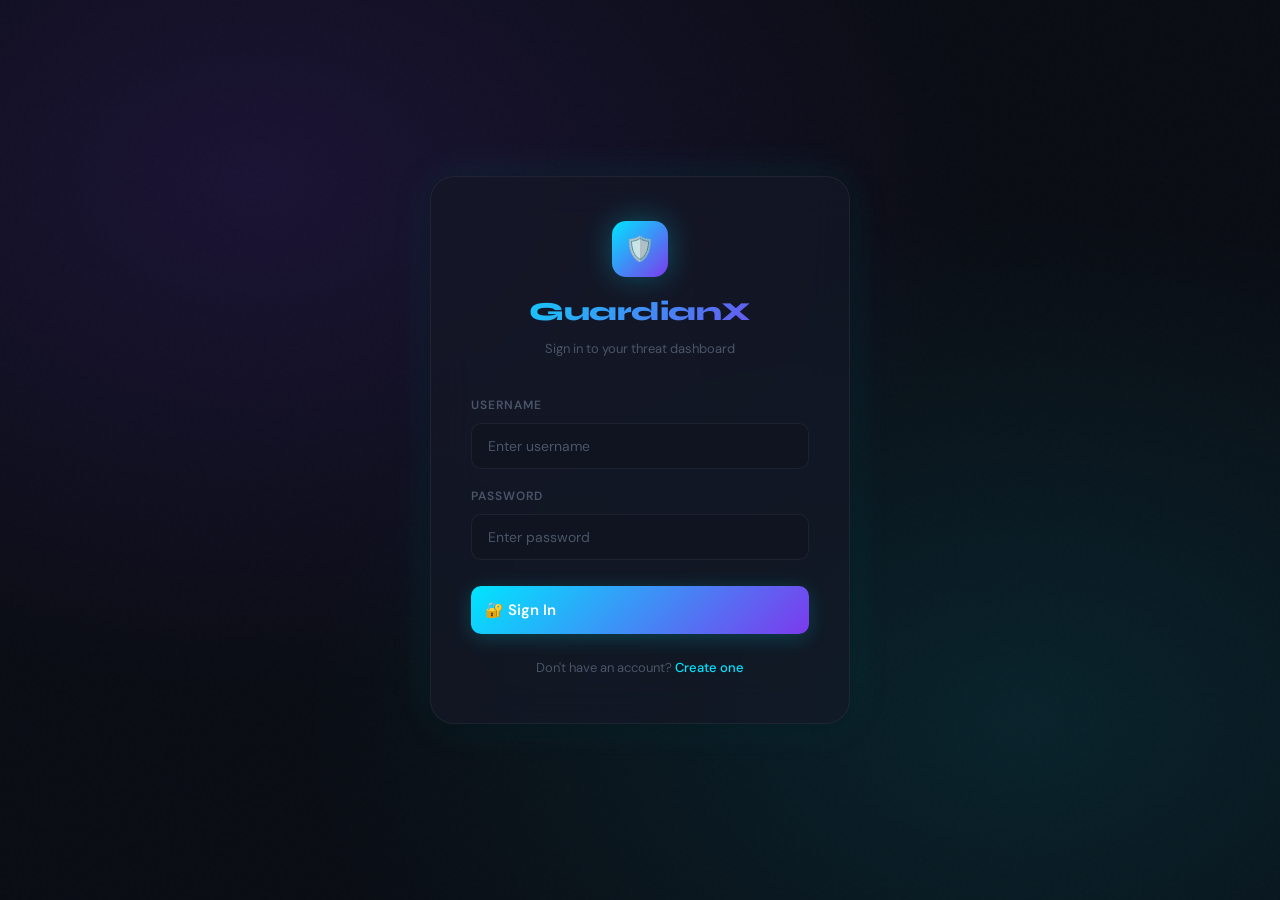
<file: dashboard/index.html>
<!DOCTYPE html>
<html lang="en" data-theme="dark">
<head>
  <meta charset="UTF-8" />
  <meta name="viewport" content="width=device-width, initial-scale=1.0" />
  <title>GuardianX — Threat Dashboard</title>
  <link rel="stylesheet" href="styles.css" />
</head>
<body>

<div class="dashboard-wrapper">

  <!-- Topbar -->
  <header class="topbar">
    <div class="brand">
      <div class="brand-icon">🛡️</div>
      <div>
        <div class="brand-name">GuardianX</div>
        <div class="brand-tagline">Threat Intelligence Dashboard</div>
      </div>
    </div>
    <div class="topbar-actions">
      <button class="theme-toggle" onclick="toggleTheme()" id="themeBtn">
        <span id="themeIcon">☀️</span>
        <span id="themeLabel">Light Mode</span>
      </button>
      <button class="btn btn-ghost" onclick="logout()">⎋ Logout</button>
    </div>
  </header>

  <!-- Stats Bar -->
  <div class="stats-bar" id="statsBar">
    <div class="stat-card total">
      <div class="stat-label">Total Flagged</div>
      <div class="stat-value" id="statTotal">—</div>
    </div>
    <div class="stat-card danger">
      <div class="stat-label">Danger</div>
      <div class="stat-value" id="statDanger">—</div>
    </div>
    <div class="stat-card warn">
      <div class="stat-label">Suspicious</div>
      <div class="stat-value" id="statSuspicious">—</div>
    </div>
    <div class="stat-card safe">
      <div class="stat-label">Safe</div>
      <div class="stat-value" id="statSafe">—</div>
    </div>
  </div>

  <!-- Filter Bar -->
  <div class="filter-bar">
    <span class="filter-label">Filter:</span>
    <button class="filter-btn active" data-type="all" onclick="filterMessages('all', this)">
      <span class="dot dot-all"></span> All
    </button>
    <button class="filter-btn" data-type="danger" onclick="filterMessages('danger', this)">
      <span class="dot dot-danger"></span> Danger
    </button>
    <button class="filter-btn" data-type="suspicious" onclick="filterMessages('suspicious', this)">
      <span class="dot dot-suspicious"></span> Suspicious
    </button>
  </div>

  <!-- Messages -->
  <div id="messages-container"></div>

</div>

<script src="script.js"></script>
</body>
</html>


<!-- <!DOCTYPE html>
<html>
<head>
    <title>GuardianX Dashboard</title>
    <link rel="stylesheet" href="styles.css">
</head>
<body>

    <h1>GuardianX Threat Dashboard</h1>

    <div class="filters">
        <button onclick="filterMessages('all')">All</button>
        <button onclick="filterMessages('suspicious')">Suspicious</button>
        <button onclick="filterMessages('danger')">Danger</button>
    </div>

    <div id="messages-container"></div>
<button onclick="logout()">Logout</button>
    <script src="script.js"></script>
</body>
</html> -->
</file>
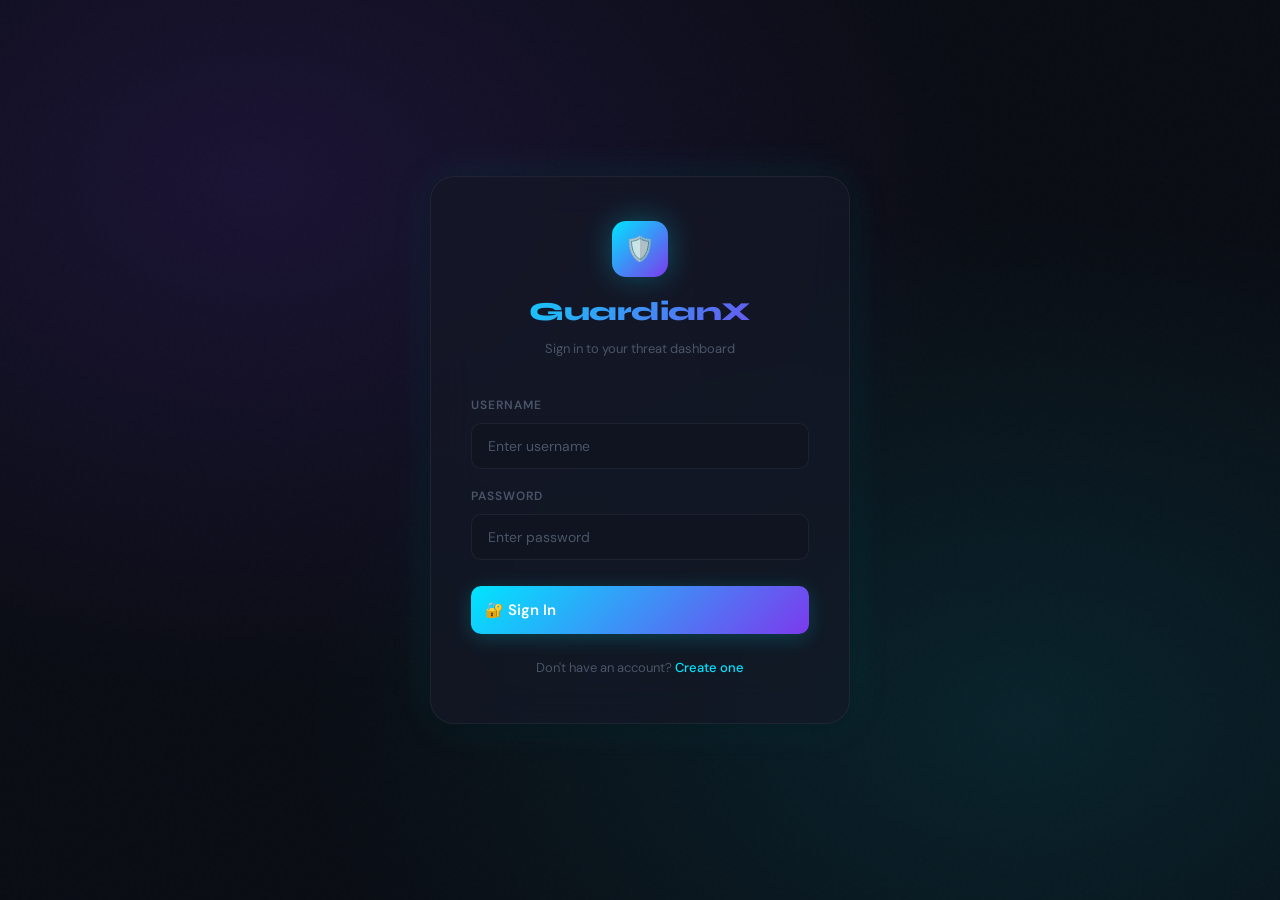
<file: dashboard/login.html>
<!DOCTYPE html>
<html lang="en" data-theme="dark">
<head>
  <meta charset="UTF-8" />
  <meta name="viewport" content="width=device-width, initial-scale=1.0" />
  <title>GuardianX — Login</title>
  <link rel="stylesheet" href="styles.css" />
</head>
<body>

<div class="auth-wrapper">
  <div class="auth-box">

    <div class="auth-brand">
      <div class="auth-brand-icon">🛡️</div>
      <h2>GuardianX</h2>
      <p>Sign in to your threat dashboard</p>
    </div>

    <div class="form-group">
      <label class="form-label" for="username">Username</label>
      <input class="form-input" type="text" id="username" placeholder="Enter username" autocomplete="username" />
    </div>

    <div class="form-group">
      <label class="form-label" for="password">Password</label>
      <input class="form-input" type="password" id="password" placeholder="Enter password" autocomplete="current-password" />
    </div>

    <button class="btn btn-primary auth-submit" onclick="login()">🔐 Sign In</button>

    <div class="auth-error" id="error">Invalid credentials. Please try again.</div>

    <div class="auth-footer">
      Don't have an account? <a href="signup.html">Create one</a>
    </div>

  </div>
</div>

<script>
  // Apply saved theme
  const saved = localStorage.getItem("gx-theme") || "dark";
  document.documentElement.setAttribute("data-theme", saved);
</script>
<script src="login.js"></script>
</body>
</html>


<!-- <!DOCTYPE html>
<html>
<head>
    <title>GuardianX Login</title>
    <link rel="stylesheet" href="styles.css">
</head>
<body>

    <div class="login-box">
        <h2>GuardianX Login</h2>

        <input type="text" id="username" placeholder="Username" />
        <input type="password" id="password" placeholder="Password" />

        <button onclick="login()">Login</button>

        <p id="error" style="color:red;"></p>
    </div>

    <script src="login.js"></script>
</body>
</html> -->
</file>
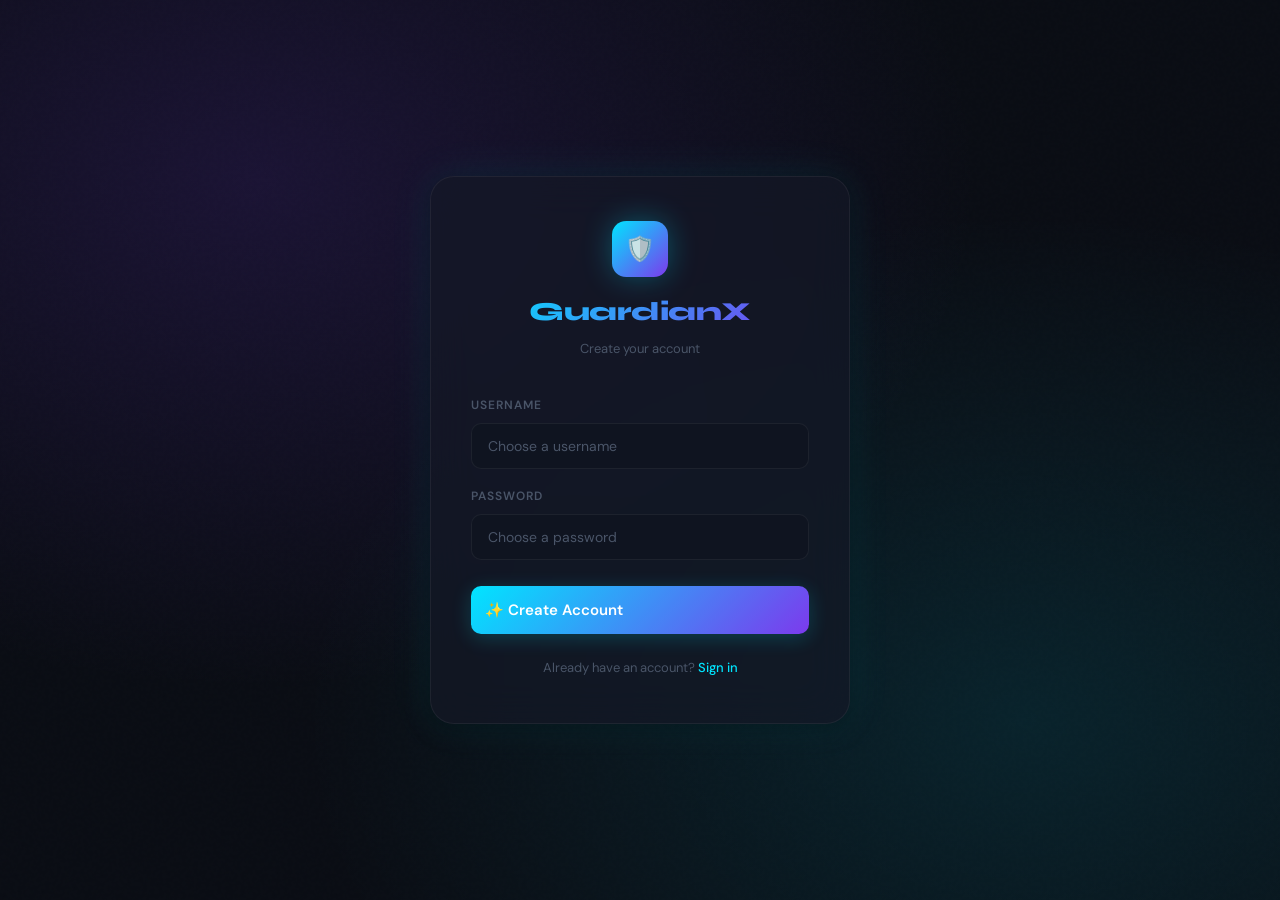
<file: dashboard/signup.html>
<!DOCTYPE html>
<html lang="en" data-theme="dark">
<head>
  <meta charset="UTF-8" />
  <meta name="viewport" content="width=device-width, initial-scale=1.0" />
  <title>GuardianX — Sign Up</title>
  <link rel="stylesheet" href="styles.css" />
</head>
<body>

<div class="auth-wrapper">
  <div class="auth-box">

    <div class="auth-brand">
      <div class="auth-brand-icon">🛡️</div>
      <h2>GuardianX</h2>
      <p>Create your account</p>
    </div>

    <div class="form-group">
      <label class="form-label" for="username">Username</label>
      <input class="form-input" type="text" id="username" placeholder="Choose a username" autocomplete="username" />
    </div>

    <div class="form-group">
      <label class="form-label" for="password">Password</label>
      <input class="form-input" type="password" id="password" placeholder="Choose a password" autocomplete="new-password" />
    </div>

    <button class="btn btn-primary auth-submit" onclick="signup()">✨ Create Account</button>

    <div class="auth-error"   id="errorMsg"></div>
    <div class="auth-success" id="successMsg"></div>

    <div class="auth-footer">
      Already have an account? <a href="login.html">Sign in</a>
    </div>

  </div>
</div>

<script>
  const saved = localStorage.getItem("gx-theme") || "dark";
  document.documentElement.setAttribute("data-theme", saved);
</script>
<script src="signup.js"></script>
</body>
</html>



<!-- <!DOCTYPE html>
<html>
<head>
    <title>Signup</title>
</head>
<body>

<h2>Signup</h2>

<input type="text" id="username" placeholder="Username"><br>
<input type="password" id="password" placeholder="Password"><br>

<button onclick="signup()">Signup</button>

<p id="msg"></p>

<script src="signup.js"></script>

</body>
</html> -->
</file>
<file: dashboard/styles.css>
@import url('https://fonts.googleapis.com/css2?family=Syne:wght@400;600;700;800&family=DM+Sans:ital,wght@0,300;0,400;0,500;1,300&display=swap');

/* ─── CSS Variables ─────────────────────────────────────── */
:root {
  --bg-primary: #0a0d14;
  --bg-secondary: #0f1420;
  --bg-card: #141927;
  --bg-card-hover: #1a2133;
  --bg-glass: rgba(20, 25, 39, 0.7);

  --accent-cyan: #00e5ff;
  --accent-violet: #7c3aed;
  --accent-rose: #f43f5e;
  --accent-amber: #f59e0b;

  --grad-primary: linear-gradient(135deg, #00e5ff 0%, #7c3aed 100%);
  --grad-danger: linear-gradient(135deg, #f43f5e 0%, #ff6b35 100%);
  --grad-warn: linear-gradient(135deg, #f59e0b 0%, #f97316 100%);
  --grad-safe: linear-gradient(135deg, #10b981 0%, #059669 100%);
  --grad-bg: radial-gradient(ellipse at 20% 20%, rgba(124, 58, 237, 0.15) 0%, transparent 50%),
             radial-gradient(ellipse at 80% 80%, rgba(0, 229, 255, 0.1) 0%, transparent 50%),
             #0a0d14;

  --text-primary: #f0f4ff;
  --text-secondary: #8892a4;
  --text-muted: #4a5568;

  --border: rgba(255, 255, 255, 0.06);
  --border-active: rgba(0, 229, 255, 0.3);
  --shadow-card: 0 4px 24px rgba(0, 0, 0, 0.4);
  --shadow-glow: 0 0 40px rgba(0, 229, 255, 0.12);

  --radius: 16px;
  --radius-sm: 10px;
  --transition: all 0.25s cubic-bezier(0.4, 0, 0.2, 1);
}

[data-theme="light"] {
  --bg-primary: #f0f4ff;
  --bg-secondary: #ffffff;
  --bg-card: #ffffff;
  --bg-card-hover: #f8faff;
  --bg-glass: rgba(255, 255, 255, 0.85);

  --grad-bg: radial-gradient(ellipse at 20% 20%, rgba(124, 58, 237, 0.08) 0%, transparent 50%),
             radial-gradient(ellipse at 80% 80%, rgba(0, 229, 255, 0.06) 0%, transparent 50%),
             #f0f4ff;

  --text-primary: #0d1117;
  --text-secondary: #4a5568;
  --text-muted: #9ca3af;

  --border: rgba(0, 0, 0, 0.08);
  --border-active: rgba(124, 58, 237, 0.4);
  --shadow-card: 0 4px 24px rgba(0, 0, 0, 0.08);
  --shadow-glow: 0 0 40px rgba(124, 58, 237, 0.08);
}

/* ─── Reset & Base ─────────────────────────────────────── */
*, *::before, *::after { box-sizing: border-box; margin: 0; padding: 0; }

html { scroll-behavior: smooth; }

body {
  font-family: 'DM Sans', sans-serif;
  background: var(--grad-bg);
  color: var(--text-primary);
  min-height: 100vh;
  font-size: 15px;
  line-height: 1.6;
  transition: background 0.4s ease, color 0.3s ease;
}

/* ─── Noise texture overlay ────────────────────────────── */
body::before {
  content: '';
  position: fixed;
  inset: 0;
  background-image: url("data:image/svg+xml,%3Csvg viewBox='0 0 256 256' xmlns='http://www.w3.org/2000/svg'%3E%3Cfilter id='noise'%3E%3CfeTurbulence type='fractalNoise' baseFrequency='0.9' numOctaves='4' stitchTiles='stitch'/%3E%3C/filter%3E%3Crect width='100%25' height='100%25' filter='url(%23noise)' opacity='0.03'/%3E%3C/svg%3E");
  pointer-events: none;
  z-index: 0;
  opacity: 0.4;
}

/* ─── Dashboard Layout ──────────────────────────────────── */
.dashboard-wrapper {
  position: relative;
  z-index: 1;
  max-width: 1200px;
  margin: 0 auto;
  padding: 0 24px 60px;
}

/* ─── Topbar ────────────────────────────────────────────── */
.topbar {
  display: flex;
  align-items: center;
  justify-content: space-between;
  padding: 24px 0 32px;
  border-bottom: 1px solid var(--border);
  margin-bottom: 32px;
}

.brand {
  display: flex;
  align-items: center;
  gap: 12px;
}

.brand-icon {
  width: 40px;
  height: 40px;
  border-radius: 10px;
  background: var(--grad-primary);
  display: flex;
  align-items: center;
  justify-content: center;
  font-size: 18px;
  box-shadow: 0 0 20px rgba(0, 229, 255, 0.3);
}

.brand-name {
  font-family: 'Syne', sans-serif;
  font-weight: 800;
  font-size: 22px;
  background: var(--grad-primary);
  -webkit-background-clip: text;
  -webkit-text-fill-color: transparent;
  background-clip: text;
  letter-spacing: -0.5px;
}

.brand-tagline {
  font-size: 11px;
  color: var(--text-muted);
  letter-spacing: 1px;
  text-transform: uppercase;
  font-weight: 500;
}

.topbar-actions {
  display: flex;
  align-items: center;
  gap: 12px;
}

/* ─── Theme Toggle ──────────────────────────────────────── */
.theme-toggle {
  background: var(--bg-card);
  border: 1px solid var(--border);
  border-radius: 50px;
  padding: 6px 14px;
  cursor: pointer;
  display: flex;
  align-items: center;
  gap: 8px;
  font-size: 13px;
  color: var(--text-secondary);
  transition: var(--transition);
  font-family: 'DM Sans', sans-serif;
}
.theme-toggle:hover {
  border-color: var(--border-active);
  color: var(--text-primary);
}

/* ─── Buttons ────────────────────────────────────────────── */
.btn {
  font-family: 'DM Sans', sans-serif;
  font-weight: 500;
  font-size: 14px;
  border: none;
  border-radius: 50px;
  padding: 10px 22px;
  cursor: pointer;
  transition: var(--transition);
  display: inline-flex;
  align-items: center;
  gap: 6px;
  text-decoration: none;
}

.btn-primary {
  background: var(--grad-primary);
  color: #fff;
  box-shadow: 0 4px 20px rgba(0, 229, 255, 0.2);
}
.btn-primary:hover {
  transform: translateY(-1px);
  box-shadow: 0 8px 28px rgba(0, 229, 255, 0.35);
}

.btn-ghost {
  background: transparent;
  border: 1px solid var(--border);
  color: var(--text-secondary);
}
.btn-ghost:hover {
  border-color: var(--accent-rose);
  color: var(--accent-rose);
  background: rgba(244, 63, 94, 0.06);
}

.btn-danger {
  background: var(--grad-danger);
  color: #fff;
  box-shadow: 0 4px 20px rgba(244, 63, 94, 0.2);
}
.btn-danger:hover {
  transform: translateY(-1px);
  box-shadow: 0 8px 28px rgba(244, 63, 94, 0.35);
}

/* ─── Stats Bar ──────────────────────────────────────────── */
.stats-bar {
  display: grid;
  grid-template-columns: repeat(auto-fit, minmax(160px, 1fr));
  gap: 16px;
  margin-bottom: 32px;
}

.stat-card {
  background: var(--bg-card);
  border: 1px solid var(--border);
  border-radius: var(--radius);
  padding: 20px;
  transition: var(--transition);
  position: relative;
  overflow: hidden;
}
.stat-card::before {
  content: '';
  position: absolute;
  top: 0; left: 0; right: 0;
  height: 2px;
}
.stat-card.total::before  { background: var(--grad-primary); }
.stat-card.danger::before { background: var(--grad-danger); }
.stat-card.warn::before   { background: var(--grad-warn); }
.stat-card.safe::before   { background: var(--grad-safe); }

.stat-card:hover {
  background: var(--bg-card-hover);
  transform: translateY(-2px);
  box-shadow: var(--shadow-card);
}

.stat-label {
  font-size: 11px;
  text-transform: uppercase;
  letter-spacing: 1px;
  color: var(--text-muted);
  font-weight: 600;
  margin-bottom: 8px;
}

.stat-value {
  font-family: 'Syne', sans-serif;
  font-size: 32px;
  font-weight: 800;
  line-height: 1;
}
.stat-card.total  .stat-value { background: var(--grad-primary); -webkit-background-clip: text; -webkit-text-fill-color: transparent; background-clip: text; }
.stat-card.danger .stat-value { color: #f43f5e; }
.stat-card.warn   .stat-value { color: #f59e0b; }
.stat-card.safe   .stat-value { color: #10b981; }

/* ─── Filter Bar ─────────────────────────────────────────── */
.filter-bar {
  display: flex;
  align-items: center;
  gap: 10px;
  margin-bottom: 24px;
  flex-wrap: wrap;
}

.filter-label {
  font-size: 12px;
  text-transform: uppercase;
  letter-spacing: 1px;
  color: var(--text-muted);
  font-weight: 600;
  margin-right: 4px;
}

.filter-btn {
  font-family: 'DM Sans', sans-serif;
  font-size: 13px;
  font-weight: 500;
  padding: 8px 18px;
  border-radius: 50px;
  border: 1px solid var(--border);
  background: transparent;
  color: var(--text-secondary);
  cursor: pointer;
  transition: var(--transition);
  display: flex;
  align-items: center;
  gap: 6px;
}

.filter-btn .dot {
  width: 7px; height: 7px;
  border-radius: 50%;
  display: inline-block;
}

.filter-btn:hover,
.filter-btn.active {
  border-color: var(--border-active);
  color: var(--text-primary);
  background: var(--bg-card);
}

.filter-btn[data-type="all"].active     { border-color: var(--accent-cyan); }
.filter-btn[data-type="danger"].active  { border-color: var(--accent-rose); background: rgba(244,63,94,0.07); }
.filter-btn[data-type="suspicious"].active { border-color: var(--accent-amber); background: rgba(245,158,11,0.07); }

.dot-all        { background: var(--accent-cyan); }
.dot-danger     { background: var(--accent-rose); }
.dot-suspicious { background: var(--accent-amber); }

/* ─── Message Grid ───────────────────────────────────────── */
#messages-container {
  display: grid;
  grid-template-columns: repeat(auto-fill, minmax(340px, 1fr));
  gap: 20px;
}

.message-card {
  background: var(--bg-card);
  border: 1px solid var(--border);
  border-radius: var(--radius);
  padding: 22px;
  transition: var(--transition);
  position: relative;
  overflow: hidden;
  animation: fadeUp 0.35s ease both;
}

@keyframes fadeUp {
  from { opacity: 0; transform: translateY(16px); }
  to   { opacity: 1; transform: translateY(0); }
}

.message-card:hover {
  background: var(--bg-card-hover);
  transform: translateY(-3px);
  box-shadow: var(--shadow-card);
}

.message-card::before {
  content: '';
  position: absolute;
  top: 0; left: 0;
  width: 4px;
  height: 100%;
  border-radius: 4px 0 0 4px;
}
.message-card.danger::before     { background: var(--grad-danger); }
.message-card.suspicious::before { background: var(--grad-warn); }
.message-card.safe::before       { background: var(--grad-safe); }

/* Card header row */
.card-header {
  display: flex;
  align-items: flex-start;
  justify-content: space-between;
  gap: 12px;
  margin-bottom: 16px;
}

.card-risk-badge {
  font-family: 'Syne', sans-serif;
  font-size: 10px;
  font-weight: 700;
  letter-spacing: 1.5px;
  text-transform: uppercase;
  padding: 4px 10px;
  border-radius: 50px;
  white-space: nowrap;
}
.badge-danger     { background: rgba(244,63,94,0.15); color: #f43f5e; border: 1px solid rgba(244,63,94,0.3); }
.badge-suspicious { background: rgba(245,158,11,0.15); color: #f59e0b; border: 1px solid rgba(245,158,11,0.3); }
.badge-safe       { background: rgba(16,185,129,0.15); color: #10b981; border: 1px solid rgba(16,185,129,0.3); }

/* Message text */
.card-message {
  font-size: 14px;
  color: var(--text-primary);
  line-height: 1.6;
  margin-bottom: 16px;
  font-weight: 400;
}

/* Score meters */
.card-metrics {
  display: grid;
  grid-template-columns: 1fr 1fr;
  gap: 12px;
  margin-bottom: 14px;
}

.metric-item { display: flex; flex-direction: column; gap: 5px; }
.metric-label {
  font-size: 10px;
  color: var(--text-muted);
  text-transform: uppercase;
  letter-spacing: 1px;
  font-weight: 600;
}
.metric-value {
  font-family: 'Syne', sans-serif;
  font-size: 18px;
  font-weight: 700;
  color: var(--text-primary);
}

.meter-bar {
  height: 4px;
  background: var(--border);
  border-radius: 4px;
  overflow: hidden;
}
.meter-fill {
  height: 100%;
  border-radius: 4px;
  transition: width 0.6s cubic-bezier(0.4,0,0.2,1);
}
.fill-danger     { background: var(--grad-danger); }
.fill-suspicious { background: var(--grad-warn); }
.fill-safe       { background: var(--grad-safe); }

/* Reasons tags */
.card-reasons {
  display: flex;
  flex-wrap: wrap;
  gap: 6px;
}
.reason-tag {
  font-size: 11px;
  padding: 3px 9px;
  border-radius: 50px;
  background: var(--bg-secondary);
  border: 1px solid var(--border);
  color: var(--text-secondary);
  font-weight: 500;
}

/* ─── Empty State ─────────────────────────────────────────── */
.empty-state {
  grid-column: 1 / -1;
  text-align: center;
  padding: 80px 20px;
}
.empty-icon {
  font-size: 48px;
  margin-bottom: 16px;
  opacity: 0.4;
}
.empty-state p { color: var(--text-muted); font-size: 15px; }

/* ─── Loading Skeleton ───────────────────────────────────── */
.skeleton {
  background: linear-gradient(90deg, var(--bg-card) 25%, var(--bg-card-hover) 50%, var(--bg-card) 75%);
  background-size: 200% 100%;
  animation: shimmer 1.4s infinite;
  border-radius: var(--radius);
}
@keyframes shimmer { from { background-position: 200% 0; } to { background-position: -200% 0; } }

/* ─── Login / Signup Page ────────────────────────────────── */
.auth-wrapper {
  min-height: 100vh;
  display: flex;
  align-items: center;
  justify-content: center;
  padding: 24px;
  position: relative;
  z-index: 1;
}

.auth-box {
  width: 100%;
  max-width: 420px;
  background: var(--bg-glass);
  backdrop-filter: blur(20px);
  -webkit-backdrop-filter: blur(20px);
  border: 1px solid var(--border);
  border-radius: 24px;
  padding: 44px 40px;
  box-shadow: var(--shadow-card), var(--shadow-glow);
  animation: fadeUp 0.5s ease;
}

.auth-brand {
  text-align: center;
  margin-bottom: 36px;
}
.auth-brand-icon {
  width: 56px; height: 56px;
  border-radius: 14px;
  background: var(--grad-primary);
  display: inline-flex;
  align-items: center;
  justify-content: center;
  font-size: 24px;
  margin-bottom: 14px;
  box-shadow: 0 0 30px rgba(0, 229, 255, 0.3);
}
.auth-brand h2 {
  font-family: 'Syne', sans-serif;
  font-size: 26px;
  font-weight: 800;
  background: var(--grad-primary);
  -webkit-background-clip: text;
  -webkit-text-fill-color: transparent;
  background-clip: text;
  letter-spacing: -0.5px;
  margin-bottom: 6px;
}
.auth-brand p {
  font-size: 13px;
  color: var(--text-muted);
}

.form-group {
  margin-bottom: 18px;
}
.form-label {
  display: block;
  font-size: 12px;
  text-transform: uppercase;
  letter-spacing: 1px;
  color: var(--text-muted);
  font-weight: 600;
  margin-bottom: 8px;
}

.form-input {
  width: 100%;
  padding: 13px 16px;
  background: var(--bg-secondary);
  border: 1px solid var(--border);
  border-radius: var(--radius-sm);
  color: var(--text-primary);
  font-family: 'DM Sans', sans-serif;
  font-size: 14px;
  transition: var(--transition);
  outline: none;
}
.form-input::placeholder { color: var(--text-muted); }
.form-input:focus {
  border-color: var(--border-active);
  box-shadow: 0 0 0 3px rgba(0, 229, 255, 0.08);
}
[data-theme="light"] .form-input:focus {
  box-shadow: 0 0 0 3px rgba(124, 58, 237, 0.08);
}

.auth-submit {
  width: 100%;
  margin-top: 8px;
  padding: 14px;
  font-size: 15px;
  font-weight: 600;
  border-radius: var(--radius-sm);
}

.auth-error {
  margin-top: 14px;
  padding: 10px 14px;
  background: rgba(244, 63, 94, 0.1);
  border: 1px solid rgba(244, 63, 94, 0.25);
  border-radius: var(--radius-sm);
  color: #f43f5e;
  font-size: 13px;
  text-align: center;
  display: none;
}
.auth-error.show { display: block; animation: fadeUp 0.2s ease; }

.auth-success {
  margin-top: 14px;
  padding: 10px 14px;
  background: rgba(16, 185, 129, 0.1);
  border: 1px solid rgba(16, 185, 129, 0.25);
  border-radius: var(--radius-sm);
  color: #10b981;
  font-size: 13px;
  text-align: center;
  display: none;
}
.auth-success.show { display: block; animation: fadeUp 0.2s ease; }

.auth-footer {
  text-align: center;
  margin-top: 24px;
  font-size: 13px;
  color: var(--text-muted);
}
.auth-footer a {
  color: var(--accent-cyan);
  text-decoration: none;
  font-weight: 500;
}
[data-theme="light"] .auth-footer a { color: var(--accent-violet); }
.auth-footer a:hover { text-decoration: underline; }

/* ─── Scrollbar ──────────────────────────────────────────── */
::-webkit-scrollbar { width: 6px; }
::-webkit-scrollbar-track { background: transparent; }
::-webkit-scrollbar-thumb { background: var(--border); border-radius: 3px; }
::-webkit-scrollbar-thumb:hover { background: var(--text-muted); }

/* ─── Responsive ─────────────────────────────────────────── */
@media (max-width: 640px) {
  .topbar { flex-wrap: wrap; gap: 14px; }
  .stats-bar { grid-template-columns: repeat(2, 1fr); }
  #messages-container { grid-template-columns: 1fr; }
  .auth-box { padding: 32px 24px; }
  .card-metrics { grid-template-columns: 1fr 1fr; }
}



/* body {
    font-family: Arial;
    padding: 20px;
    background: #f5f5f5;
}

h1 {
    text-align: center;
}

.filters {
    text-align: center;
    margin-bottom: 20px;
}

.login-box {
    width: 300px;
    margin: 100px auto;
    padding: 20px;
    background: white;
    border-radius: 10px;
    text-align: center;
}

input {
    width: 90%;
    padding: 10px;
    margin: 10px;
}
button {
    margin: 5px;
    padding: 10px;
    cursor: pointer;
}

.message-card {
    background: white;
    padding: 15px;
    margin: 10px;
    border-radius: 10px;
    box-shadow: 0 2px 5px rgba(0,0,0,0.1);
}

.suspicious {
    border-left: 6px solid orange;
}

.danger {
    border-left: 6px solid red;
} */
</file>
